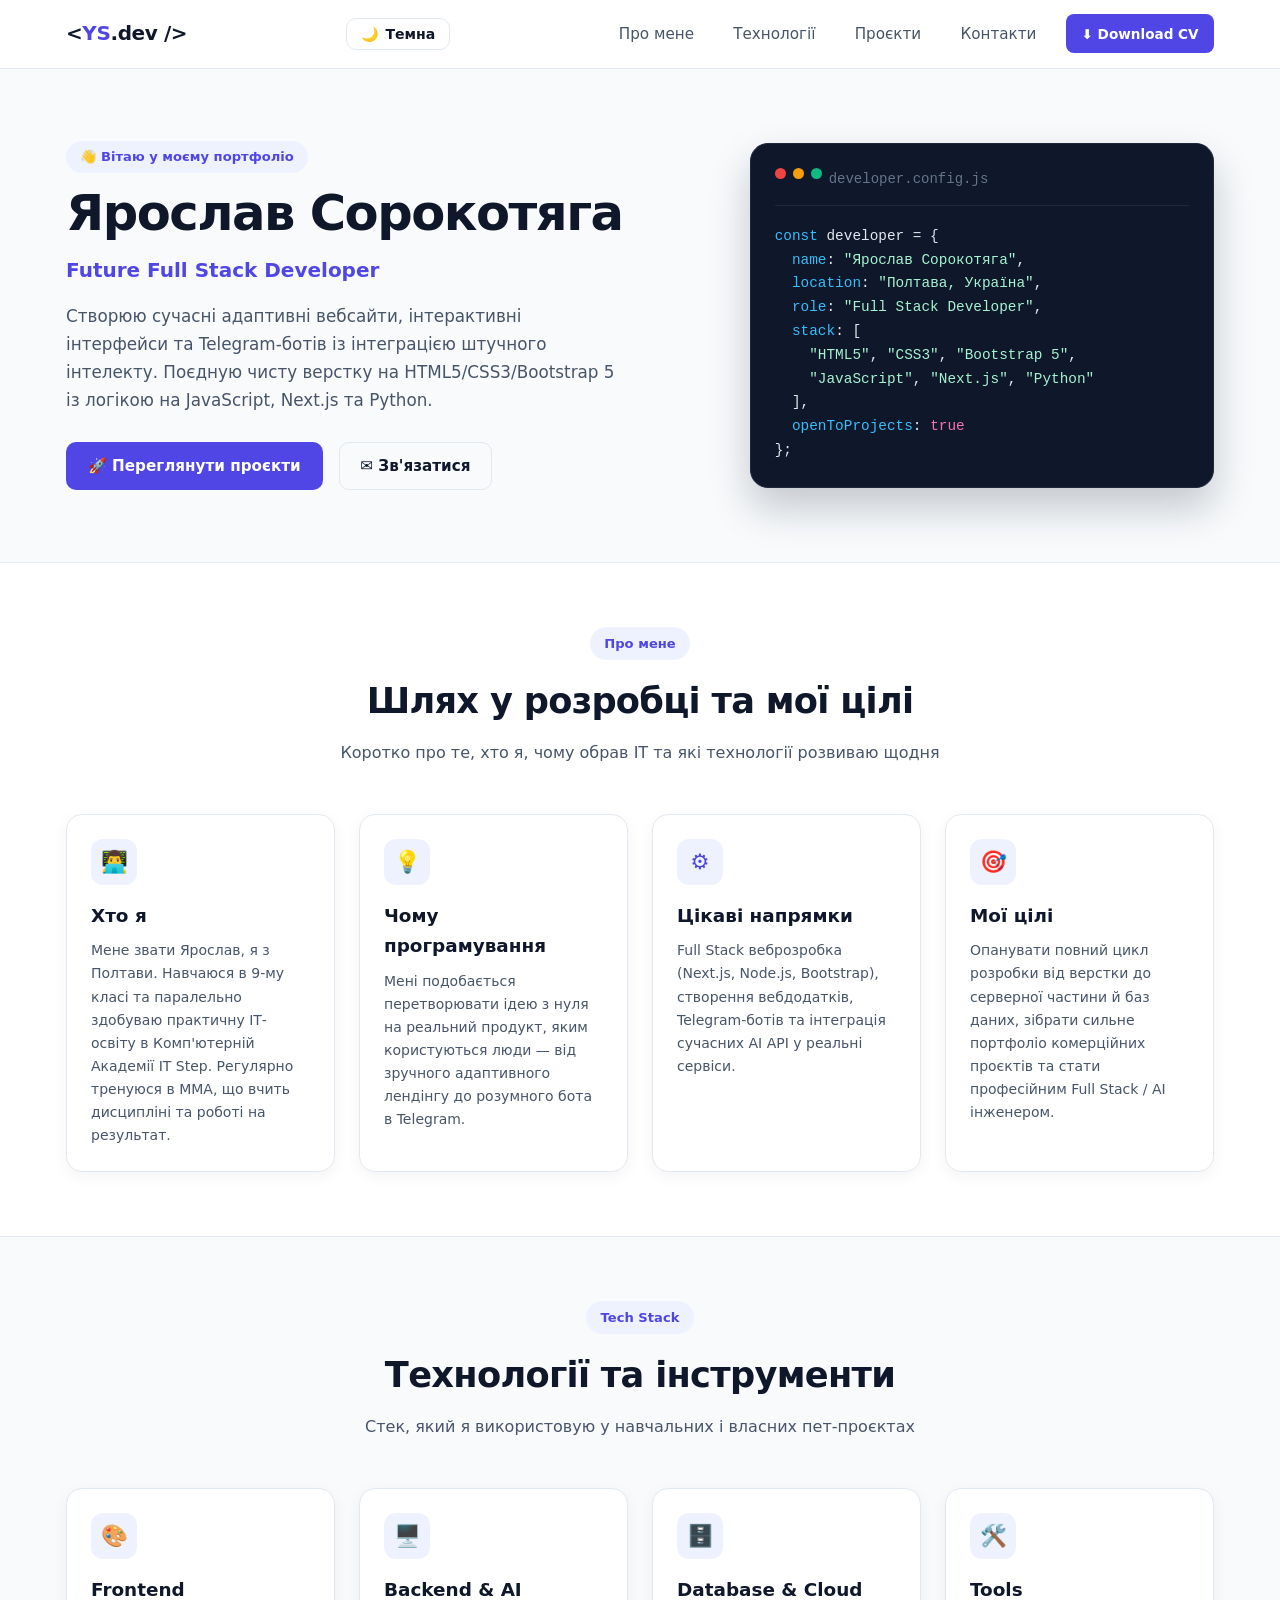
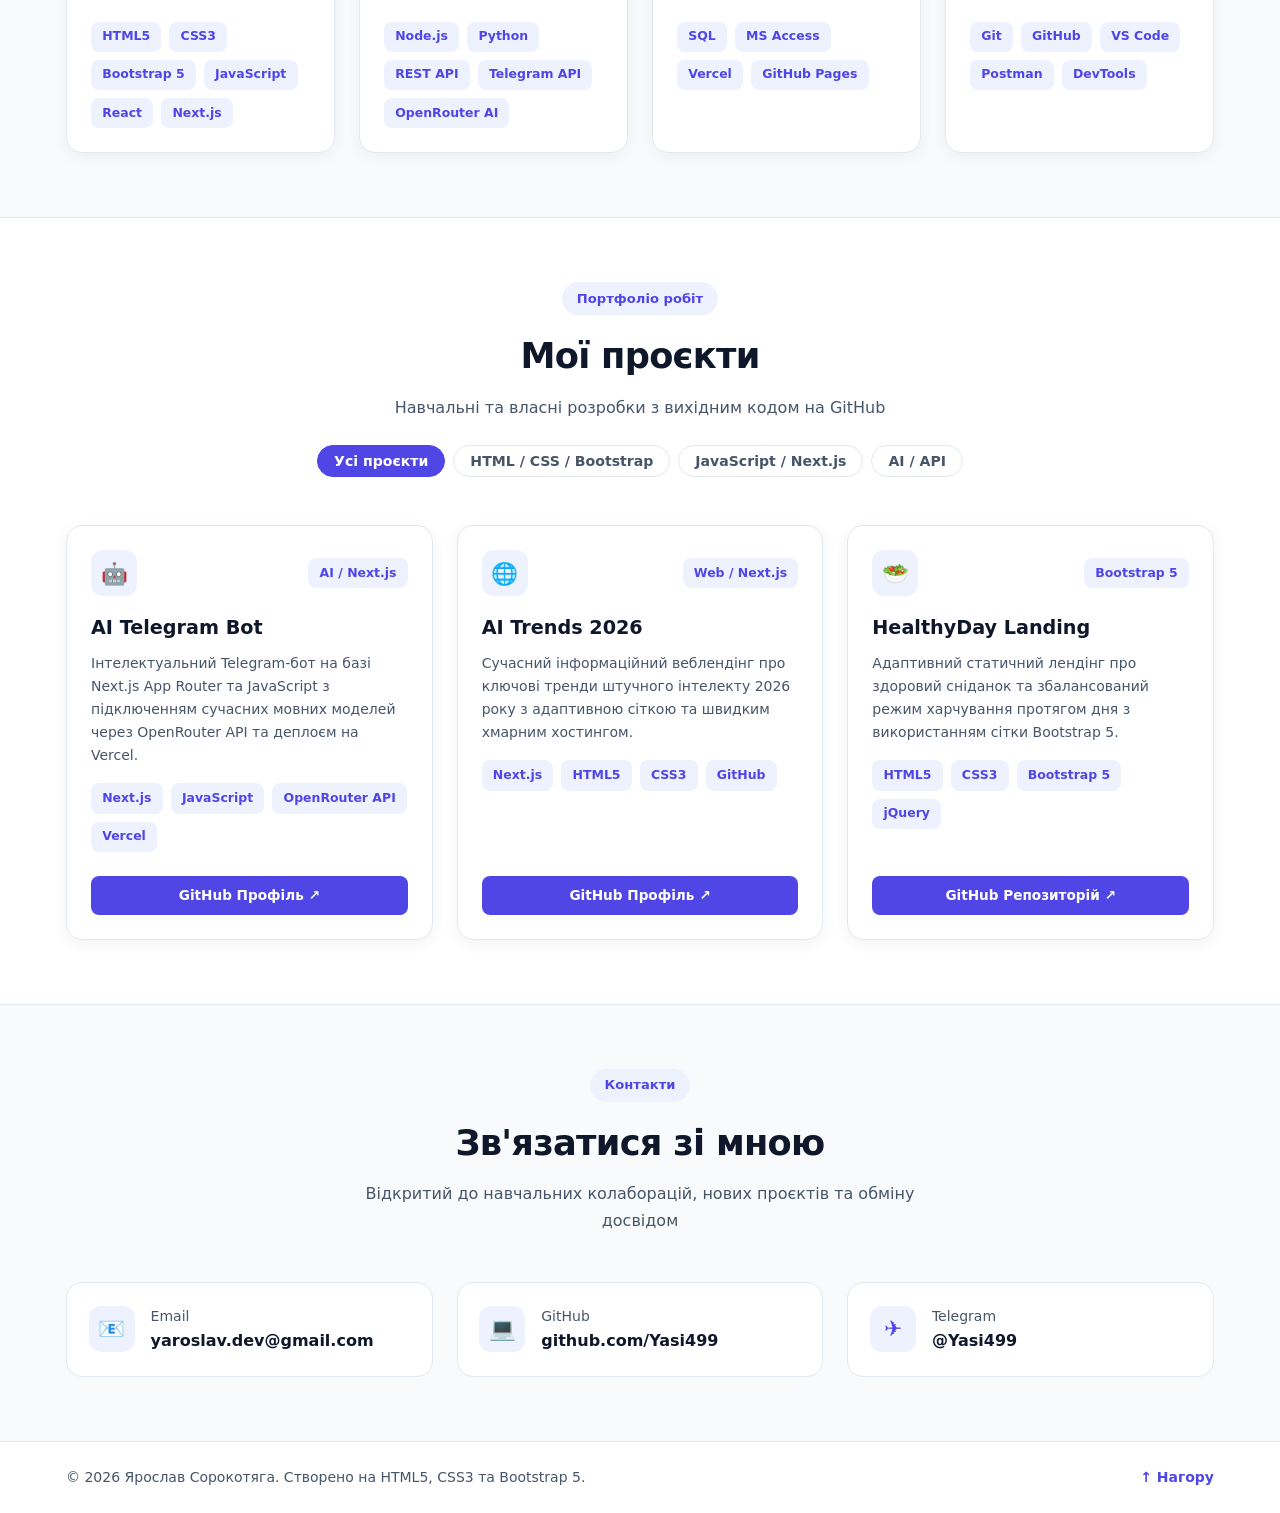
<file: index.html>
<!DOCTYPE html>
<html lang="uk">
<head>
    <meta charset="UTF-8">
    <meta name="viewport" content="width=device-width, initial-scale=1.0">
    <title>Ярослав Сорокотяга — Full Stack Developer Portfolio</title>
    <link rel="icon" type="image/x-icon" href="./static/images/favicon.ico">
    <link rel="stylesheet" href="./static/styles/reset.css">
    <link rel="stylesheet" href="./static/lib/bootstrap-5.0.2-dist/css/bootstrap.min.css">
    <link rel="stylesheet" href="./static/styles/styles.css">
</head>
<body>

    <!-- 1. HEADER — НАВІГАЦІЯ -->
    <header class="site-header sticky-top">
        <nav class="navbar">
            <div class="container">
                <a class="navbar-brand brand-logo" href="#">
                    &lt;<span class="brand-accent">YS</span>.dev /&gt;
                </a>

                <div class="d-flex align-items-center gap-2">
                    <button id="themeToggle" class="theme-btn" type="button" aria-label="Перемкнути тему">
                        <span id="themeIcon">🌙</span>
                        <span id="themeText">Темна</span>
                    </button>
                    <button class="navbar-toggler" type="button" data-bs-toggle="collapse" data-bs-target="#navbarNav" aria-label="Відкрити меню">
                        ☰
                    </button>
                </div>

                <div class="collapse navbar-collapse justify-content-end" id="navbarNav">
                    <ul class="navbar-nav">
                        <li><a class="nav-link" href="#about">Про мене</a></li>
                        <li><a class="nav-link" href="#skills">Технології</a></li>
                        <li><a class="nav-link" href="#projects">Проєкти</a></li>
                        <li><a class="nav-link" href="#contact">Контакти</a></li>
                        <li>
                            <a href="./static/files/CV_Yaroslav_Sorokotiaga.html" download="CV_Yaroslav_Sorokotiaga.html" class="btn btn-primary btn-sm">
                                ⬇ Download CV
                            </a>
                        </li>
                    </ul>
                </div>
            </div>
        </nav>
    </header>

    <main>
        <!-- 2. HERO — ГОЛОВНИЙ ЕКРАН -->
        <section class="hero-section">
            <div class="container">
                <div class="row align-items-center g-4">
                    <div class="col-lg-7">
                        <span class="section-tag">👋 Вітаю у моєму портфоліо</span>
                        <h1 class="hero-title">Ярослав Сорокотяга</h1>
                        <p class="hero-role">Future Full Stack Developer</p>
                        <p class="hero-desc">
                            Створюю сучасні адаптивні вебсайти, інтерактивні інтерфейси та Telegram-ботів із інтеграцією штучного інтелекту. Поєдную чисту верстку на HTML5/CSS3/Bootstrap 5 із логікою на JavaScript, Next.js та Python.
                        </p>
                        <div class="d-flex flex-wrap gap-3">
                            <a href="#projects" class="btn btn-primary">🚀 Переглянути проєкти</a>
                            <a href="#contact" class="btn btn-outline">✉️ Зв'язатися</a>
                        </div>
                    </div>

                    <div class="col-lg-5">
                        <article class="dev-card">
                            <div class="window-dots">
                                <span class="dot dot-red"></span>
                                <span class="dot dot-yellow"></span>
                                <span class="dot dot-green"></span>
                                <span class="small ms-2 code-comment">developer.config.js</span>
                            </div>
                            <pre style="margin: 0; white-space: pre-wrap; line-height: 1.65;"><code><span class="code-key">const</span> developer = {
  <span class="code-key">name</span>: <span class="code-str">"Ярослав Сорокотяга"</span>,
  <span class="code-key">location</span>: <span class="code-str">"Полтава, Україна"</span>,
  <span class="code-key">role</span>: <span class="code-str">"Full Stack Developer"</span>,
  <span class="code-key">stack</span>: [
    <span class="code-str">"HTML5"</span>, <span class="code-str">"CSS3"</span>, <span class="code-str">"Bootstrap 5"</span>,
    <span class="code-str">"JavaScript"</span>, <span class="code-str">"Next.js"</span>, <span class="code-str">"Python"</span>
  ],
  <span class="code-key">openToProjects</span>: <span class="code-bool">true</span>
};</code></pre>
                        </article>
                    </div>
                </div>
            </div>
        </section>

        <!-- 3. ABOUT ME — ПРО МЕНЕ -->
        <section id="about" class="py-5 section-alt">
            <div class="container">
                <div class="text-center mb-5 reveal">
                    <span class="section-tag">Про мене</span>
                    <h2 class="section-title">Шлях у розробці та мої цілі</h2>
                    <p class="section-subtitle">Коротко про те, хто я, чому обрав ІТ та які технології розвиваю щодня</p>
                </div>

                <div class="row g-4">
                    <div class="col-md-6 col-lg-3 reveal">
                        <article class="card h-100 portfolio-card">
                            <div class="card-body p-4">
                                <div class="card-icon">👨‍💻</div>
                                <h3 class="fw-bold mb-2" style="font-size: 1.15rem;">Хто я</h3>
                                <p class="muted-text small mb-0">
                                    Мене звати Ярослав, я з Полтави. Навчаюся в 9-му класі та паралельно здобуваю практичну ІТ-освіту в Комп'ютерній Академії IT Step. Регулярно тренуюся в ММА, що вчить дисципліні та роботі на результат.
                                </p>
                            </div>
                        </article>
                    </div>

                    <div class="col-md-6 col-lg-3 reveal">
                        <article class="card h-100 portfolio-card">
                            <div class="card-body p-4">
                                <div class="card-icon">💡</div>
                                <h3 class="fw-bold mb-2" style="font-size: 1.15rem;">Чому програмування</h3>
                                <p class="muted-text small mb-0">
                                    Мені подобається перетворювати ідею з нуля на реальний продукт, яким користуються люди — від зручного адаптивного лендінгу до розумного бота в Telegram.
                                </p>
                            </div>
                        </article>
                    </div>

                    <div class="col-md-6 col-lg-3 reveal">
                        <article class="card h-100 portfolio-card">
                            <div class="card-body p-4">
                                <div class="card-icon">⚙️</div>
                                <h3 class="fw-bold mb-2" style="font-size: 1.15rem;">Цікаві напрямки</h3>
                                <p class="muted-text small mb-0">
                                    Full Stack веброзробка (Next.js, Node.js, Bootstrap), створення вебдодатків, Telegram-ботів та інтеграція сучасних AI API у реальні сервіси.
                                </p>
                            </div>
                        </article>
                    </div>

                    <div class="col-md-6 col-lg-3 reveal">
                        <article class="card h-100 portfolio-card">
                            <div class="card-body p-4">
                                <div class="card-icon">🎯</div>
                                <h3 class="fw-bold mb-2" style="font-size: 1.15rem;">Мої цілі</h3>
                                <p class="muted-text small mb-0">
                                    Опанувати повний цикл розробки від верстки до серверної частини й баз даних, зібрати сильне портфоліо комерційних проєктів та стати професійним Full Stack / AI інженером.
                                </p>
                            </div>
                        </article>
                    </div>
                </div>
            </div>
        </section>

        <!-- 4. TECH STACK — ТЕХНОЛОГІЇ -->
        <section id="skills" class="py-5">
            <div class="container">
                <div class="text-center mb-5 reveal">
                    <span class="section-tag">Tech Stack</span>
                    <h2 class="section-title">Технології та інструменти</h2>
                    <p class="section-subtitle">Стек, який я використовую у навчальних і власних пет-проєктах</p>
                </div>

                <div class="row g-4">
                    <div class="col-md-6 col-lg-3 reveal">
                        <article class="card h-100 portfolio-card">
                            <div class="card-body p-4">
                                <div class="card-icon">🎨</div>
                                <h3 class="fw-bold mb-3" style="font-size: 1.15rem;">Frontend</h3>
                                <div class="d-flex flex-wrap gap-2">
                                    <span class="tech-badge">HTML5</span>
                                    <span class="tech-badge">CSS3</span>
                                    <span class="tech-badge">Bootstrap 5</span>
                                    <span class="tech-badge">JavaScript</span>
                                    <span class="tech-badge">React</span>
                                    <span class="tech-badge">Next.js</span>
                                </div>
                            </div>
                        </article>
                    </div>

                    <div class="col-md-6 col-lg-3 reveal">
                        <article class="card h-100 portfolio-card">
                            <div class="card-body p-4">
                                <div class="card-icon">🖥️</div>
                                <h3 class="fw-bold mb-3" style="font-size: 1.15rem;">Backend & AI</h3>
                                <div class="d-flex flex-wrap gap-2">
                                    <span class="tech-badge">Node.js</span>
                                    <span class="tech-badge">Python</span>
                                    <span class="tech-badge">REST API</span>
                                    <span class="tech-badge">Telegram API</span>
                                    <span class="tech-badge">OpenRouter AI</span>
                                </div>
                            </div>
                        </article>
                    </div>

                    <div class="col-md-6 col-lg-3 reveal">
                        <article class="card h-100 portfolio-card">
                            <div class="card-body p-4">
                                <div class="card-icon">🗄️</div>
                                <h3 class="fw-bold mb-3" style="font-size: 1.15rem;">Database & Cloud</h3>
                                <div class="d-flex flex-wrap gap-2">
                                    <span class="tech-badge">SQL</span>
                                    <span class="tech-badge">MS Access</span>
                                    <span class="tech-badge">Vercel</span>
                                    <span class="tech-badge">GitHub Pages</span>
                                </div>
                            </div>
                        </article>
                    </div>

                    <div class="col-md-6 col-lg-3 reveal">
                        <article class="card h-100 portfolio-card">
                            <div class="card-body p-4">
                                <div class="card-icon">🛠️</div>
                                <h3 class="fw-bold mb-3" style="font-size: 1.15rem;">Tools</h3>
                                <div class="d-flex flex-wrap gap-2">
                                    <span class="tech-badge">Git</span>
                                    <span class="tech-badge">GitHub</span>
                                    <span class="tech-badge">VS Code</span>
                                    <span class="tech-badge">Postman</span>
                                    <span class="tech-badge">DevTools</span>
                                </div>
                            </div>
                        </article>
                    </div>
                </div>
            </div>
        </section>

        <!-- 5. PROJECTS — МОЇ ПРОЄКТИ -->
        <section id="projects" class="py-5 section-alt">
            <div class="container">
                <div class="text-center mb-4 reveal">
                    <span class="section-tag">Портфоліо робіт</span>
                    <h2 class="section-title">Мої проєкти</h2>
                    <p class="section-subtitle">Навчальні та власні розробки з вихідним кодом на GitHub</p>
                </div>

                <!-- Фільтрація проєктів за технологіями -->
                <div class="d-flex flex-wrap justify-content-center gap-2 mb-5 reveal">
                    <button class="filter-btn active" type="button" data-filter="all">Усі проєкти</button>
                    <button class="filter-btn" type="button" data-filter="bootstrap">HTML / CSS / Bootstrap</button>
                    <button class="filter-btn" type="button" data-filter="nextjs">JavaScript / Next.js</button>
                    <button class="filter-btn" type="button" data-filter="ai">AI / API</button>
                </div>

                <div class="row g-4">
                    <!-- Проєкт 1 -->
                    <div class="col-md-6 col-lg-4 project-item reveal" data-category="nextjs ai">
                        <article class="card h-100 portfolio-card">
                            <div class="card-body p-4">
                                <div class="d-flex justify-content-between align-items-center mb-3">
                                    <div class="card-icon mb-0">🤖</div>
                                    <span class="badge tech-badge">AI / Next.js</span>
                                </div>
                                <h3 class="fw-bold mb-2" style="font-size: 1.2rem;">AI Telegram Bot</h3>
                                <p class="muted-text small mb-3">
                                    Інтелектуальний Telegram-бот на базі Next.js App Router та JavaScript з підключенням сучасних мовних моделей через OpenRouter API та деплоєм на Vercel.
                                </p>
                                <div class="d-flex flex-wrap gap-2 mb-4">
                                    <span class="tech-badge">Next.js</span>
                                    <span class="tech-badge">JavaScript</span>
                                    <span class="tech-badge">OpenRouter API</span>
                                    <span class="tech-badge">Vercel</span>
                                </div>
                                <div class="mt-auto d-flex gap-2">
                                    <a href="https://github.com/Yasi499" target="_blank" rel="noopener noreferrer" class="btn btn-primary btn-sm w-100">
                                        GitHub Профіль ↗
                                    </a>
                                </div>
                            </div>
                        </article>
                    </div>

                    <!-- Проєкт 2 -->
                    <div class="col-md-6 col-lg-4 project-item reveal" data-category="nextjs ai">
                        <article class="card h-100 portfolio-card">
                            <div class="card-body p-4">
                                <div class="d-flex justify-content-between align-items-center mb-3">
                                    <div class="card-icon mb-0">🌐</div>
                                    <span class="badge tech-badge">Web / Next.js</span>
                                </div>
                                <h3 class="fw-bold mb-2" style="font-size: 1.2rem;">AI Trends 2026</h3>
                                <p class="muted-text small mb-3">
                                    Сучасний інформаційний веблендінг про ключові тренди штучного інтелекту 2026 року з адаптивною сіткою та швидким хмарним хостингом.
                                </p>
                                <div class="d-flex flex-wrap gap-2 mb-4">
                                    <span class="tech-badge">Next.js</span>
                                    <span class="tech-badge">HTML5</span>
                                    <span class="tech-badge">CSS3</span>
                                    <span class="tech-badge">GitHub</span>
                                </div>
                                <div class="mt-auto d-flex gap-2">
                                    <a href="https://github.com/Yasi499" target="_blank" rel="noopener noreferrer" class="btn btn-primary btn-sm w-100">
                                        GitHub Профіль ↗
                                    </a>
                                </div>
                            </div>
                        </article>
                    </div>

                    <!-- Проєкт 3 -->
                    <div class="col-md-6 col-lg-4 project-item reveal" data-category="bootstrap">
                        <article class="card h-100 portfolio-card">
                            <div class="card-body p-4">
                                <div class="d-flex justify-content-between align-items-center mb-3">
                                    <div class="card-icon mb-0">🥗</div>
                                    <span class="badge tech-badge">Bootstrap 5</span>
                                </div>
                                <h3 class="fw-bold mb-2" style="font-size: 1.2rem;">HealthyDay Landing</h3>
                                <p class="muted-text small mb-3">
                                    Адаптивний статичний лендінг про здоровий сніданок та збалансований режим харчування протягом дня з використанням сітки Bootstrap 5.
                                </p>
                                <div class="d-flex flex-wrap gap-2 mb-4">
                                    <span class="tech-badge">HTML5</span>
                                    <span class="tech-badge">CSS3</span>
                                    <span class="tech-badge">Bootstrap 5</span>
                                    <span class="tech-badge">jQuery</span>
                                </div>
                                <div class="mt-auto d-flex gap-2">
                                    <a href="https://github.com/Yasi499/site-project1" target="_blank" rel="noopener noreferrer" class="btn btn-primary btn-sm w-100">
                                        GitHub Репозиторій ↗
                                    </a>
                                </div>
                            </div>
                        </article>
                    </div>
                </div>
            </div>
        </section>

        <!-- 6. CONTACT — КОНТАКТИ -->
        <section id="contact" class="py-5">
            <div class="container">
                <div class="text-center mb-5 reveal">
                    <span class="section-tag">Контакти</span>
                    <h2 class="section-title">Зв'язатися зі мною</h2>
                    <p class="section-subtitle">Відкритий до навчальних колаборацій, нових проєктів та обміну досвідом</p>
                </div>

                <div class="row g-4 justify-content-center">
                    <div class="col-md-6 col-lg-4 reveal">
                        <a href="mailto:yaroslav.dev@gmail.com" class="contact-card">
                            <div class="card-icon mb-0">📧</div>
                            <div>
                                <div class="small muted-text">Email</div>
                                <div class="fw-bold">yaroslav.dev@gmail.com</div>
                            </div>
                        </a>
                    </div>

                    <div class="col-md-6 col-lg-4 reveal">
                        <a href="https://github.com/Yasi499" target="_blank" rel="noopener noreferrer" class="contact-card">
                            <div class="card-icon mb-0">💻</div>
                            <div>
                                <div class="small muted-text">GitHub</div>
                                <div class="fw-bold">github.com/Yasi499</div>
                            </div>
                        </a>
                    </div>

                    <div class="col-md-6 col-lg-4 reveal">
                        <a href="https://t.me/" target="_blank" rel="noopener noreferrer" class="contact-card">
                            <div class="card-icon mb-0">✈️</div>
                            <div>
                                <div class="small muted-text">Telegram</div>
                                <div class="fw-bold">@Yasi499</div>
                            </div>
                        </a>
                    </div>
                </div>
            </div>
        </section>
    </main>

    <!-- FOOTER -->
    <footer class="site-footer py-4">
        <div class="container">
            <div class="d-flex flex-wrap justify-content-between align-items-center gap-3">
                <p class="small mb-0">© 2026 Ярослав Сорокотяга. Створено на HTML5, CSS3 та Bootstrap 5.</p>
                <a href="#" class="small fw-semibold brand-accent">↑ Нагору</a>
            </div>
        </div>
    </footer>

    <script src="./static/lib/jquery-4.1.0.min.js"></script>
    <script src="./static/lib/bootstrap-5.0.2-dist/js/bootstrap.min.js"></script>
    <script src="./static/scripts/main.js"></script>
</body>
</html>
</file>
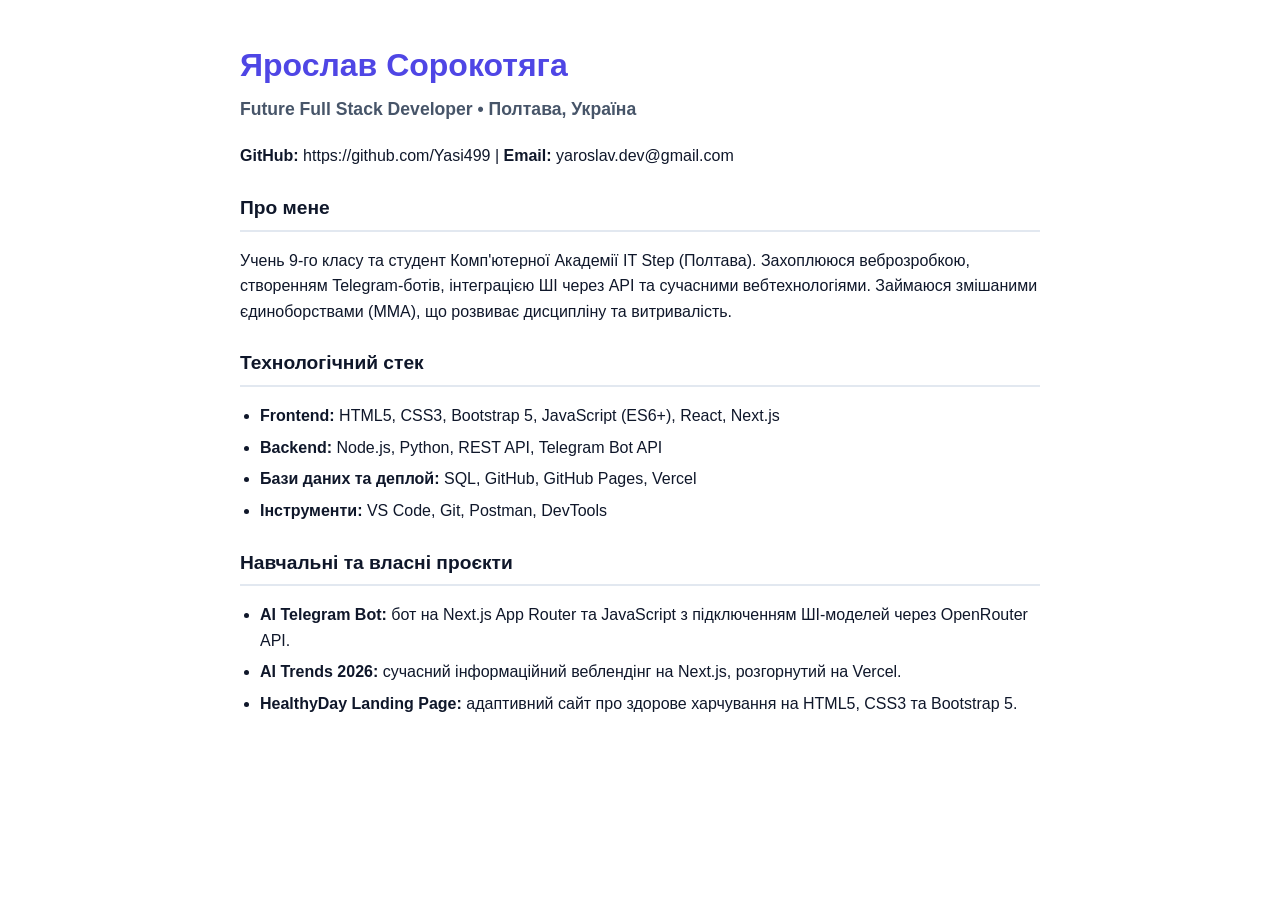
<file: static/files/CV_Yaroslav_Sorokotiaga.html>
<!DOCTYPE html>
<html lang="uk">
<head>
    <meta charset="UTF-8">
    <title>CV — Ярослав Сорокотяга | Full Stack Developer</title>
    <style>
        body { font-family: 'Segoe UI', sans-serif; max-width: 800px; margin: 40px auto; padding: 0 20px; color: #0f172a; line-height: 1.6; }
        h1 { margin-bottom: 4px; color: #4f46e5; }
        .role { font-size: 1.1rem; font-weight: 600; color: #475569; margin-bottom: 20px; }
        h2 { border-bottom: 2px solid #e2e8f0; padding-bottom: 6px; margin-top: 24px; font-size: 1.2rem; }
        ul { padding-left: 20px; }
        li { margin-bottom: 6px; }
    </style>
</head>
<body>
    <h1>Ярослав Сорокотяга</h1>
    <div class="role">Future Full Stack Developer • Полтава, Україна</div>
    <p><strong>GitHub:</strong> https://github.com/Yasi499 | <strong>Email:</strong> yaroslav.dev@gmail.com</p>

    <h2>Про мене</h2>
    <p>Учень 9-го класу та студент Комп'ютерної Академії IT Step (Полтава). Захоплююся веброзробкою, створенням Telegram-ботів, інтеграцією ШІ через API та сучасними вебтехнологіями. Займаюся змішаними єдиноборствами (ММА), що розвиває дисципліну та витривалість.</p>

    <h2>Технологічний стек</h2>
    <ul>
        <li><strong>Frontend:</strong> HTML5, CSS3, Bootstrap 5, JavaScript (ES6+), React, Next.js</li>
        <li><strong>Backend:</strong> Node.js, Python, REST API, Telegram Bot API</li>
        <li><strong>Бази даних та деплой:</strong> SQL, GitHub, GitHub Pages, Vercel</li>
        <li><strong>Інструменти:</strong> VS Code, Git, Postman, DevTools</li>
    </ul>

    <h2>Навчальні та власні проєкти</h2>
    <ul>
        <li><strong>AI Telegram Bot:</strong> бот на Next.js App Router та JavaScript з підключенням ШІ-моделей через OpenRouter API.</li>
        <li><strong>AI Trends 2026:</strong> сучасний інформаційний веблендінг на Next.js, розгорнутий на Vercel.</li>
        <li><strong>HealthyDay Landing Page:</strong> адаптивний сайт про здорове харчування на HTML5, CSS3 та Bootstrap 5.</li>
    </ul>
</body>
</html>
</file>
<file: static/styles/styles.css>
:root {
    --bg-primary: #f8fafc;
    --bg-secondary: #ffffff;
    --bg-card: #ffffff;
    --bg-badge: #eef2ff;
    --text-primary: #0f172a;
    --text-secondary: #475569;
    --text-accent: #4f46e5;
    --border-color: #e2e8f0;
    --nav-bg: rgba(255, 255, 255, 0.9);
    --shadow-sm: 0 4px 16px rgba(15, 23, 42, 0.05);
    --shadow-hover: 0 14px 28px rgba(79, 70, 229, 0.12);
    --code-bg: #0f172a;
    --code-border: #1e293b;
}

[data-theme="dark"] {
    --bg-primary: #0b1120;
    --bg-secondary: #111827;
    --bg-card: #162033;
    --bg-badge: rgba(99, 102, 241, 0.18);
    --text-primary: #f1f5f9;
    --text-secondary: #94a3b8;
    --text-accent: #818cf8;
    --border-color: #26334d;
    --nav-bg: rgba(11, 17, 32, 0.9);
    --shadow-sm: 0 4px 20px rgba(0, 0, 0, 0.3);
    --shadow-hover: 0 14px 30px rgba(99, 102, 241, 0.22);
    --code-bg: #070b14;
    --code-border: #26334d;
}

html {
    scroll-behavior: smooth;
}

body {
    background-color: var(--bg-primary);
    color: var(--text-primary);
    font-family: 'Segoe UI', system-ui, -apple-system, sans-serif;
    line-height: 1.65;
    transition: background-color 0.25s ease, color 0.25s ease;
}

img {
    max-width: 100%;
}

/* Header & Navigation */
.site-header {
    background-color: var(--nav-bg);
    backdrop-filter: blur(10px);
    border-bottom: 1px solid var(--border-color);
}

.brand-logo {
    color: var(--text-primary);
    letter-spacing: -0.02em;
}

.brand-accent {
    color: var(--text-accent);
}

.nav-link {
    color: var(--text-secondary);
    font-weight: 500;
    font-size: 0.95rem;
    padding: 0.35rem 0.6rem;
    border-radius: 8px;
    transition: color 0.2s ease, background-color 0.2s ease;
}

.nav-link:hover,
.nav-link.active {
    color: var(--text-accent);
    background-color: var(--bg-badge);
}

.navbar-toggler {
    border: 1px solid var(--border-color);
    background: var(--bg-card);
    color: var(--text-primary);
}

.theme-btn {
    border: 1px solid var(--border-color);
    background-color: var(--bg-card);
    color: var(--text-primary);
    border-radius: 10px;
    padding: 0.45rem 0.85rem;
    font-size: 0.88rem;
    font-weight: 600;
    cursor: pointer;
    display: inline-flex;
    align-items: center;
    gap: 0.4rem;
    transition: all 0.2s ease;
}

.theme-btn:hover {
    border-color: var(--text-accent);
    color: var(--text-accent);
}

/* Sections */
.section-alt {
    background-color: var(--bg-secondary);
    border-top: 1px solid var(--border-color);
    border-bottom: 1px solid var(--border-color);
}

.section-tag {
    background-color: var(--bg-badge);
    color: var(--text-accent);
    font-weight: 600;
    font-size: 0.82rem;
    padding: 0.35rem 0.9rem;
    border-radius: 999px;
    display: inline-block;
    margin-bottom: 0.75rem;
}

.section-title {
    font-size: clamp(1.65rem, 2.8vw, 2.2rem);
    font-weight: 700;
    margin-bottom: 0.6rem;
    letter-spacing: -0.02em;
}

.section-subtitle {
    color: var(--text-secondary);
    max-width: 620px;
    margin: 0 auto;
}

/* Hero */
.hero-section {
    padding: 4.5rem 0;
}

.hero-title {
    font-size: clamp(2rem, 4vw, 3.1rem);
    font-weight: 800;
    line-height: 1.15;
    letter-spacing: -0.03em;
    margin-bottom: 0.75rem;
}

.hero-role {
    font-size: 1.25rem;
    font-weight: 700;
    color: var(--text-accent);
    margin-bottom: 1rem;
}

.hero-desc {
    color: var(--text-secondary);
    font-size: 1.05rem;
    margin-bottom: 1.75rem;
    max-width: 560px;
}

/* Developer Visual Card */
.dev-card {
    background-color: var(--code-bg);
    border: 1px solid var(--code-border);
    border-radius: 18px;
    padding: 1.5rem;
    color: #e2e8f0;
    box-shadow: 0 20px 40px rgba(15, 23, 42, 0.22);
    font-family: 'Consolas', 'Courier New', monospace;
    font-size: 0.9rem;
}

.window-dots {
    display: flex;
    gap: 7px;
    margin-bottom: 1.2rem;
    padding-bottom: 0.85rem;
    border-bottom: 1px solid #1e293b;
}

.dot {
    width: 11px;
    height: 11px;
    border-radius: 50%;
}

.dot-red { background-color: #ef4444; }
.dot-yellow { background-color: #f59e0b; }
.dot-green { background-color: #10b981; }

.code-key { color: #38bdf8; }
.code-str { color: #a7f3d0; }
.code-bool { color: #f472b6; }
.code-comment { color: #64748b; }

/* Portfolio Cards */
.portfolio-card {
    background-color: var(--bg-card);
    border: 1px solid var(--border-color);
    box-shadow: var(--shadow-sm);
    transition: transform 0.25s ease, box-shadow 0.25s ease, border-color 0.25s ease;
}

.portfolio-card:hover {
    transform: translateY(-5px);
    box-shadow: var(--shadow-hover);
    border-color: var(--text-accent);
}

.card-icon {
    width: 46px;
    height: 46px;
    border-radius: 12px;
    background-color: var(--bg-badge);
    color: var(--text-accent);
    display: flex;
    align-items: center;
    justify-content: center;
    font-size: 1.35rem;
    margin-bottom: 1rem;
}

.tech-badge {
    background-color: var(--bg-badge);
    color: var(--text-accent);
    font-size: 0.78rem;
    font-weight: 600;
    padding: 0.3rem 0.7rem;
    border-radius: 8px;
}

.muted-text {
    color: var(--text-secondary);
}

/* Filter Buttons */
.filter-btn {
    border: 1px solid var(--border-color);
    background-color: var(--bg-card);
    color: var(--text-secondary);
    padding: 0.45rem 1rem;
    border-radius: 999px;
    font-size: 0.88rem;
    font-weight: 600;
    cursor: pointer;
    transition: all 0.2s ease;
}

.filter-btn:hover,
.filter-btn.active {
    background-color: #4f46e5;
    border-color: #4f46e5;
    color: #ffffff;
}

.project-item.hidden {
    display: none;
}

/* Contact Links */
.contact-card {
    background-color: var(--bg-card);
    border: 1px solid var(--border-color);
    border-radius: 16px;
    padding: 1.35rem;
    display: flex;
    align-items: center;
    gap: 1rem;
    transition: all 0.2s ease;
}

.contact-card:hover {
    border-color: var(--text-accent);
    transform: translateY(-3px);
}

/* Scroll Reveal Animation */
.reveal {
    opacity: 0;
    transform: translateY(22px);
    transition: opacity 0.6s ease, transform 0.6s ease;
}

.reveal.visible {
    opacity: 1;
    transform: translateY(0);
}

/* Footer */
.site-footer {
    background-color: var(--bg-secondary);
    border-top: 1px solid var(--border-color);
    color: var(--text-secondary);
}
</file>
